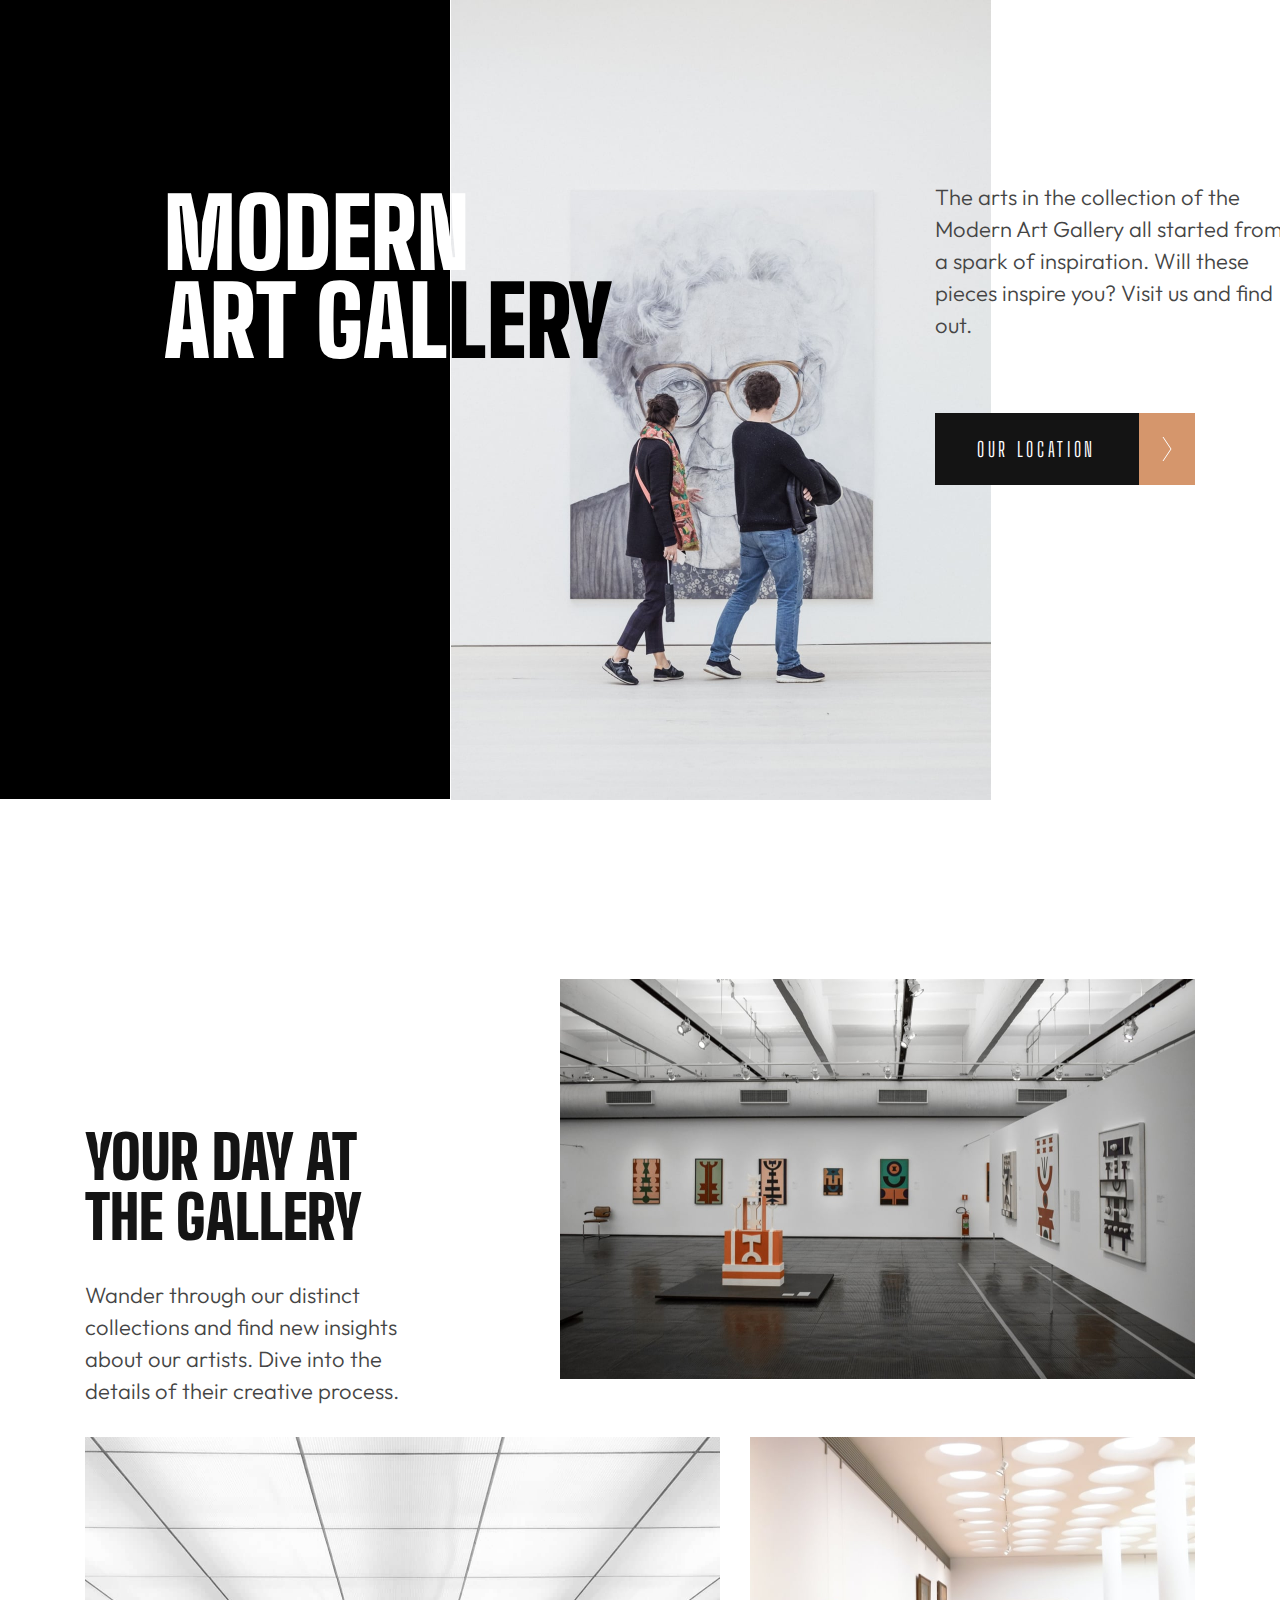
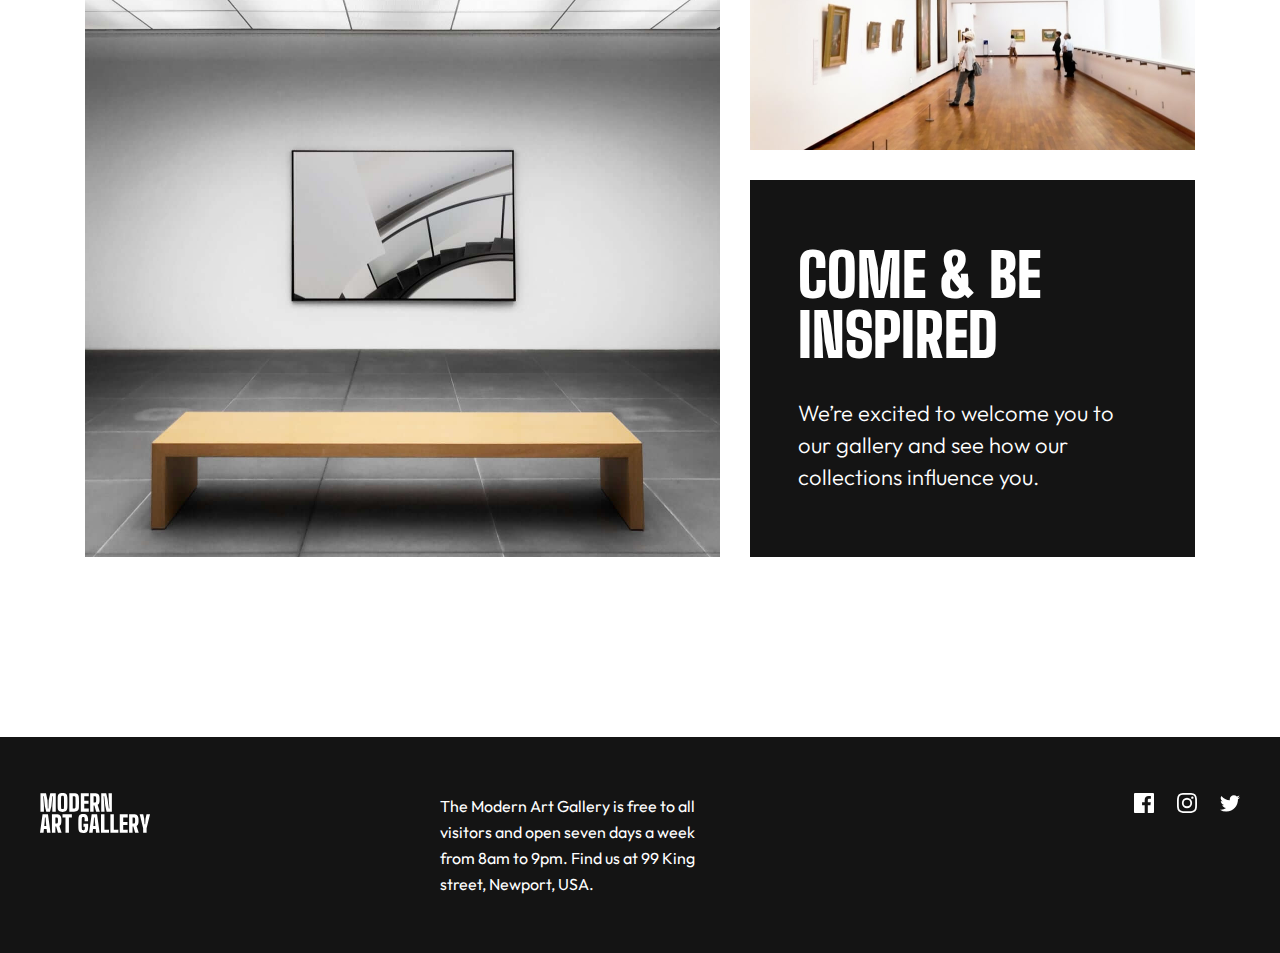
<file: index.html>
<!DOCTYPE html>
<html lang="en">
  <head>
    <meta charset="UTF-8" />
    <meta name="viewport" content="width=device-width, initial-scale=1.0" />
    <title>Frontend Mentor | Art gallery website</title>
    <meta
      name="description"
      content="Explore the intersection of innovation and expression at Modern Art Gallery, where contemporary art meets cutting-edge curation. Our exhibits feature avant-garde artists from around the globe, showcasing a diverse range of mediums and perspectives. Step into a space where each piece is a conversation, and art is an ever-evolving narrative. Located in the heart of the city, Moderna Gallery is a hub for art enthusiasts and collectors alike. Visit us and be part of the dialogue that shapes the art of our times."
    />

    <link rel="stylesheet" href="style.css" />
    <link rel="icon" type="image/png" sizes="32x32" href="./assets/favicon-32x32.png" />
    <link rel="preconnect" href="https://fonts.googleapis.com" />
    <link rel="preconnect" href="https://fonts.gstatic.com" crossorigin />
    <link
      href="https://fonts.googleapis.com/css2?family=Big+Shoulders+Display:wght@900&display=swap"
      rel="stylesheet"
    />
    <link
      href="https://fonts.googleapis.com/css2?family=Outfit:wght@300&display=swap"
      rel="stylesheet"
    />
  </head>
  <body>
    <main>
      <section class="hero">
        <picture>
          <source
            media="(min-width: 1024px)"
            srcset="./assets/desktop/image-hero.jpg 540w, ./assets/desktop/image-hero@2x.jpg 1080w"
          />
          <source
            media="(min-width: 768px) and (max-width: 1023px)"
            srcset="./assets/tablet/image-hero.jpg 437w, ./assets/tablet/image-hero@2x.jpg 700w"
          />
          <img
            src="./assets/mobile/image-hero.jpg"
            srcset="./assets/mobile/image-hero.jpg 375w, ./assets/mobile/image-hero@2x.jpg 750w"
            alt="Two people observing a painting in an art gallery"
            sizes="(max-width: 767px) 100vw"
          />
        </picture>

        <section class="hero__text">
          <h1>
            Modern <span class="h1__subtext">Art Gal<span class="hero__desktop">lery</span></span>
          </h1>
          <p>
            The arts in the collection of the Modern Art Gallery all started from a spark of
            inspiration. Will these pieces inspire you? Visit us and find out.
          </p>
          <a class="button hero__button" href="./location.html"
            >Our location

            <svg
              class="right-arrow__mobile"
              xmlns="http://www.w3.org/2000/svg"
              width="56"
              height="72"
              viewBox="0 0 56 72"
              fill="none"
            >
              <rect class="right-arrow__background" width="56" height="72" fill="#D5966C" />
              <path d="M24 24L32 36L24 48" stroke="white" />
            </svg>
          </a>
        </section>
      </section>

      <section class="container">
        <!-- First Box -->
        <section class="box__one">
          <div class="one__text">
            <h2>Your day at the gallery</h2>
            <p>
              Wander through our distinct collections and find new insights about our artists. Dive
              into the details of their creative process.
            </p>
          </div>
          <picture>
            <source
              media="(min-width: 1024px)"
              srcset="
                ./assets/desktop/image-grid-1.jpg     635w,
                ./assets/desktop/image-grid-1@2x.jpg 1270w
              "
            />
            <source
              media="(min-width: 768px) and (max-width: 1023px)"
              srcset="
                ./assets/tablet/image-grid-1.jpg    398w,
                ./assets/tablet/image-grid-1@2x.jpg 796w
              "
            />
            <img
              src="./assets/mobile/image-grid-1.jpg"
              srcset="
                ./assets/mobile/image-grid-1.jpg    343w,
                ./assets/mobile/image-grid-1@2x.jpg 686w
              "
              alt="An art exhibition displaying ancient tribal art"
              sizes="(max-width: 767px) 100vw"
            />
          </picture>
        </section>

        <!-- Container for Box Two, Three, and Four -->
        <section class="container__two">
          <!-- Second Box -->
          <section class="box__two">
            <picture>
              <source
                media="(min-width: 1024px)"
                srcset="
                  ./assets/desktop/image-grid-2.jpg     635w,
                  ./assets/desktop/image-grid-2@2x.jpg 1270w
                "
              />
              <source
                media="(min-width: 768px) and (max-width: 1023px)"
                srcset="
                  ./assets/tablet/image-grid-2.jpg    398w,
                  ./assets/tablet/image-grid-2@2x.jpg 796w
                "
              />
              <img
                src="./assets/mobile/image-grid-2.jpg"
                srcset="
                  ./assets/mobile/image-grid-2.jpg    343w,
                  ./assets/mobile/image-grid-2@2x.jpg 686w
                "
                alt="A artwork with a wooden chair infront of it"
                sizes="(max-width: 767px) 100vw"
              />
            </picture>
          </section>

          <!-- Third Box -->
          <section class="box__three">
            <picture>
              <source
                media="(min-width: 1024px)"
                srcset="
                  ./assets/desktop/image-grid-3.jpg    445w,
                  ./assets/desktop/image-grid-3@2x.jpg 890w
                "
              />
              <source
                media="(min-width: 768px) and (max-width: 1023px)"
                srcset="
                  ./assets/tablet/image-grid-3.jpg    280w,
                  ./assets/tablet/image-grid-3@2x.jpg 590w
                "
              />
              <img
                src="./assets/mobile/image-grid-3.jpg"
                srcset="
                  ./assets/mobile/image-grid-3.jpg    343w,
                  ./assets/mobile/image-grid-3@2x.jpg 686w
                "
                alt="Various people enjoying the art displayed in one of the art rooms"
                sizes="(max-width: 767px) 100vw"
              />
            </picture>
          </section>

          <!-- Fourth Box -->
          <section class="box__four">
            <div class="four__text">
              <h2>Come & be inspired</h2>
              <p>
                We’re excited to welcome you to our gallery and see how our collections influence
                you.
              </p>
            </div>
          </section>
        </section>
      </section>
    </main>

    <footer>
      <section class="footer__container">
        <section class="footer__image">
          <img src="./assets/logo-light.svg" alt="Modern Art Gallery Logo" />
        </section>
        <section class="footer__text">
          <p>
            The Modern Art Gallery is free to all visitors and open seven days a week from 8am to
            9pm. Find us at 99 King street, Newport, USA.
          </p>
        </section>
        <section class="footer__socials">
          <ul>
            <li>
              <a href="https://facebook.com" aria-label="Modern Art Gallery on Facebook">
                <svg width="20" height="20" xmlns="http://www.w3.org/2000/svg">
                  <path
                    class="active__fill"
                    d="M18.896 0H1.104C.494 0 0 .494 0 1.104v17.793C0 19.506.494 20 1.104 20h9.58v-7.745H8.076V9.237h2.606V7.01c0-2.583 1.578-3.99 3.883-3.99 1.104 0 2.052.082 2.329.119v2.7h-1.598c-1.254 0-1.496.597-1.496 1.47v1.928h2.989l-.39 3.018h-2.6V20h5.098c.608 0 1.102-.494 1.102-1.104V1.104C20 .494 19.506 0 18.896 0Z"
                    fill="#FFF"
                  />
                </svg>
              </a>
            </li>
            <li>
              <a href="https://instagram.com" aria-label="Modern Art Gallery on Instagram">
                <svg width="20" height="20" xmlns="http://www.w3.org/2000/svg">
                  <path
                    class="active__fill"
                    d="M10 1.802c2.67 0 2.987.01 4.042.059 2.71.123 3.975 1.409 4.099 4.099.048 1.054.057 1.37.057 4.04 0 2.672-.01 2.988-.057 4.042-.124 2.687-1.387 3.975-4.1 4.099-1.054.048-1.37.058-4.041.058-2.67 0-2.987-.01-4.04-.058-2.718-.124-3.977-1.416-4.1-4.1-.048-1.054-.058-1.37-.058-4.041 0-2.67.01-2.986.058-4.04.124-2.69 1.387-3.977 4.1-4.1 1.054-.048 1.37-.058 4.04-.058ZM10 0C7.284 0 6.944.012 5.877.06 2.246.227.227 2.242.061 5.877.01 6.944 0 7.284 0 10s.012 3.057.06 4.123c.167 3.632 2.182 5.65 5.817 5.817 1.067.048 1.407.06 4.123.06s3.057-.012 4.123-.06c3.629-.167 5.652-2.182 5.816-5.817.05-1.066.061-1.407.061-4.123s-.012-3.056-.06-4.122C19.777 2.249 17.76.228 14.124.06 13.057.01 12.716 0 10 0Zm0 4.865a5.135 5.135 0 1 0 0 10.27 5.135 5.135 0 0 0 0-10.27Zm0 8.468a3.333 3.333 0 1 1 0-6.666 3.333 3.333 0 0 1 0 6.666Zm5.338-9.87a1.2 1.2 0 1 0 0 2.4 1.2 1.2 0 0 0 0-2.4Z"
                    fill="#FFF"
                  />
                </svg>
              </a>
            </li>
            <li>
              <a href="https://twitter.com/" aria-label="Modern Art Gallery on Twitter">
                <svg width="20" height="17" xmlns="http://www.w3.org/2000/svg">
                  <path
                    class="active__fill"
                    d="M20 2.172a8.192 8.192 0 0 1-2.357.646 4.11 4.11 0 0 0 1.805-2.27 8.22 8.22 0 0 1-2.606.996A4.096 4.096 0 0 0 13.847.248c-2.65 0-4.596 2.472-3.998 5.037A11.648 11.648 0 0 1 1.392 1a4.109 4.109 0 0 0 1.27 5.478 4.086 4.086 0 0 1-1.858-.513c-.045 1.9 1.318 3.679 3.291 4.075a4.113 4.113 0 0 1-1.853.07 4.106 4.106 0 0 0 3.833 2.849A8.25 8.25 0 0 1 0 14.658a11.616 11.616 0 0 0 6.29 1.843c7.618 0 11.923-6.434 11.663-12.205A8.354 8.354 0 0 0 20 2.172Z"
                    fill="#FFF"
                  />
                </svg>
              </a>
            </li>
          </ul>
        </section>
      </section>
    </footer>
  </body>
</html>
</file>
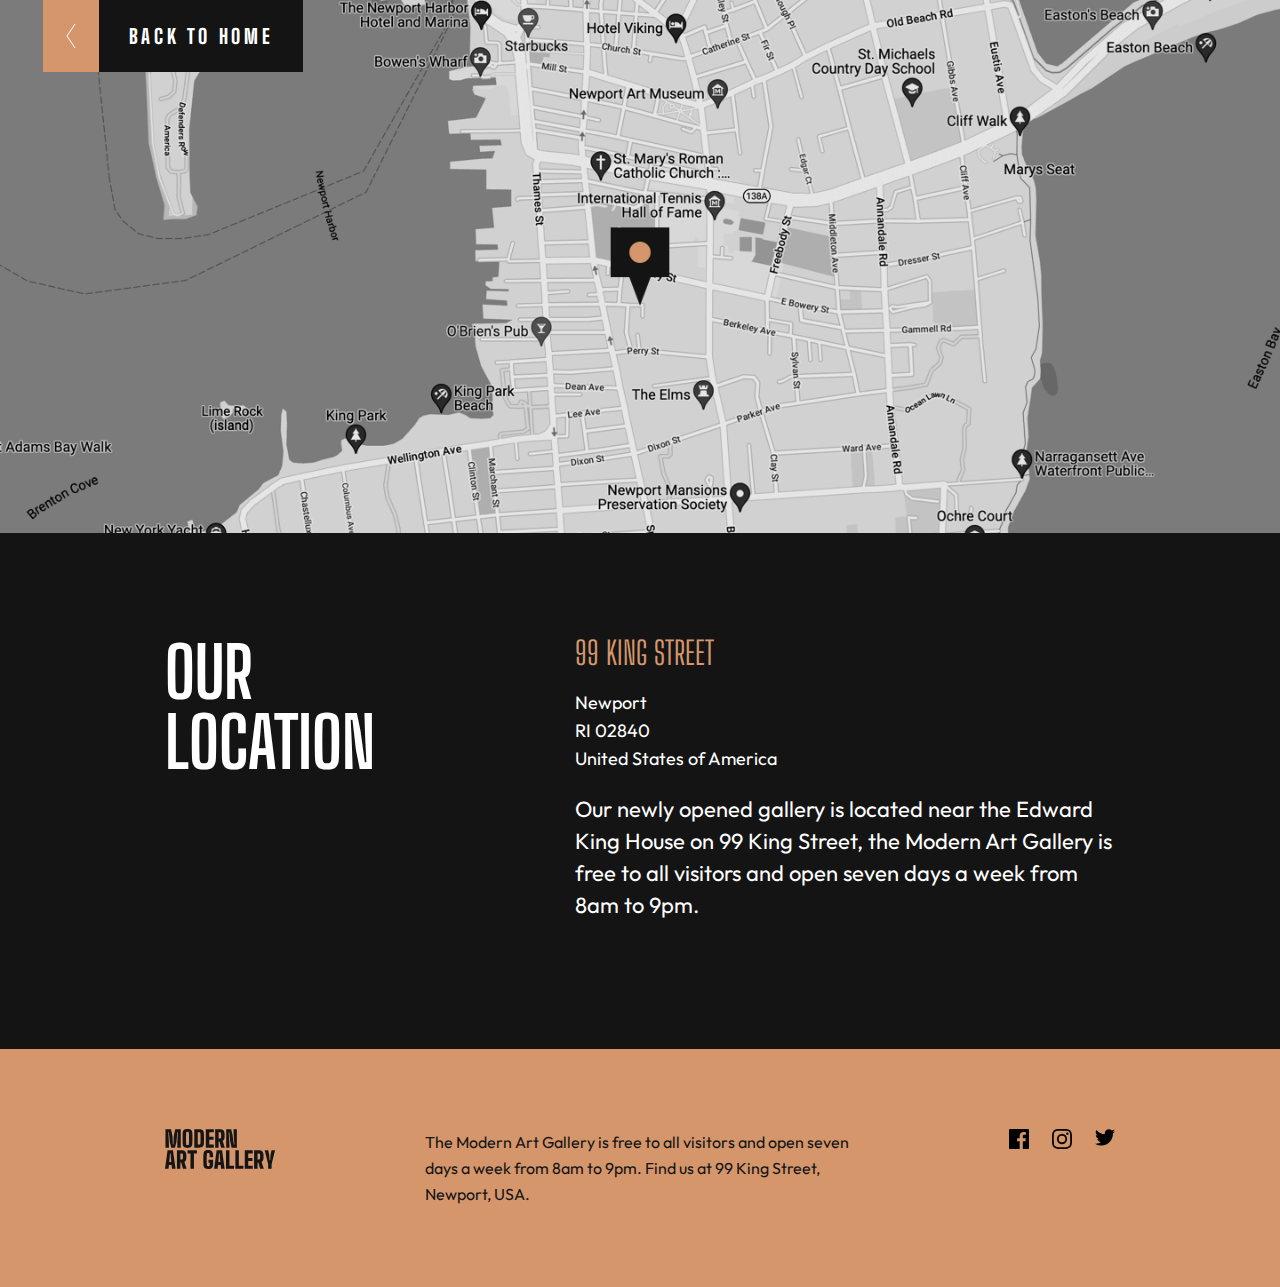
<file: location.html>
<!DOCTYPE html>
<html lang="en">
  <head>
    <meta charset="UTF-8" />
    <meta name="viewport" content="width=device-width, initial-scale=1.0" />
    <title>Frontend Mentor | Art gallery website</title>
    <meta name="description" content="The location of where Modern Art Gallery is" />
    <link rel="stylesheet" href="style.css" />
    <link rel="icon" type="image/png" sizes="32x32" href="./assets/icon-location.svg" />
    <link rel="preconnect" href="https://fonts.googleapis.com" />
    <link rel="preconnect" href="https://fonts.gstatic.com" crossorigin />
    <link
      href="https://fonts.googleapis.com/css2?family=Big+Shoulders+Display:wght@800;900&family=Outfit:wght@300&display=swap"
      rel="stylesheet"
    />
  </head>
  <body>
    <main>
      <section class="location__map">
        <nav aria-label="Back to home">
          <a class="button location__button" href="./index.html"
            >Back to Home
            <svg
              class="left-arrow__mobile"
              xmlns="http://www.w3.org/2000/svg"
              width="56"
              height="72"
              viewBox="0 0 56 72"
              fill="none"
            >
              <rect class="left-arrow__background" width="56" height="72" fill="#D5966C" />
              <path d="M32 48L24 36L32 24" stroke="white" />
            </svg>
          </a>
        </nav>
        <picture>
          <source
            media="(min-width: 1024px)"
            srcset="./assets/desktop/image-map.png 1440w, ./assets/desktop/image-map@2x.png 2880w"
          />
          <source
            media="(min-width: 768px) and (max-width: 1023px)"
            srcset="./assets/tablet/image-map.png 768w, ./assets/tablet/image-map@2x.png 1536w"
          />
          <img
            src="./assets/mobile/image-map.png"
            srcset="./assets/mobile/image-map.png 375w, ./assets/mobile/image-map@2x.png 750w"
            alt="Map location of where Modern Art Gallery is located"
            sizes="(max-width: 767px) 100vw"
          />
        </picture>
      </section>

      <section class="location__address">
        <h2>Our <span class="location__subtext">Location</span></h2>
        <address>
          <div class="address__style">99 King Street</div>
          <div class="address__city">Newport</div>
          <div class="address__state-zip">RI 02840</div>
          <div class="address__country">United States of America</div>
        </address>
        <p>
          Our newly opened gallery is located near the Edward King House on 99 King Street, the
          Modern Art Gallery is free to all visitors and open seven days a week from 8am to 9pm.
        </p>
      </section>
    </main>

    <footer class="location__footer">
      <img src="./assets/logo-dark.svg" alt="Modern Art Gallery Logo" />
      <p>
        The Modern Art Gallery is free to all visitors and open seven days a week from 8am to 9pm.
        Find us at 99 King Street, Newport, USA.
      </p>
      <ul>
        <li>
          <a href="https://facebook.com" aria-label="Modern Art Gallery on Facebook">
            <svg width="20" height="20" xmlns="http://www.w3.org/2000/svg">
              <path
                class="active__landing"
                d="M18.896 0H1.104C.494 0 0 .494 0 1.104v17.793C0 19.506.494 20 1.104 20h9.58v-7.745H8.076V9.237h2.606V7.01c0-2.583 1.578-3.99 3.883-3.99 1.104 0 2.052.082 2.329.119v2.7h-1.598c-1.254 0-1.496.597-1.496 1.47v1.928h2.989l-.39 3.018h-2.6V20h5.098c.608 0 1.102-.494 1.102-1.104V1.104C20 .494 19.506 0 18.896 0Z"
                fill="#000000"
              />
            </svg>
          </a>
        </li>
        <li>
          <a href="https://instagram.com" aria-label="Modern Art Gallery on Instagram">
            <svg width="20" height="20" xmlns="http://www.w3.org/2000/svg">
              <path
                class="active__landing"
                d="M10 1.802c2.67 0 2.987.01 4.042.059 2.71.123 3.975 1.409 4.099 4.099.048 1.054.057 1.37.057 4.04 0 2.672-.01 2.988-.057 4.042-.124 2.687-1.387 3.975-4.1 4.099-1.054.048-1.37.058-4.041.058-2.67 0-2.987-.01-4.04-.058-2.718-.124-3.977-1.416-4.1-4.1-.048-1.054-.058-1.37-.058-4.041 0-2.67.01-2.986.058-4.04.124-2.69 1.387-3.977 4.1-4.1 1.054-.048 1.37-.058 4.04-.058ZM10 0C7.284 0 6.944.012 5.877.06 2.246.227.227 2.242.061 5.877.01 6.944 0 7.284 0 10s.012 3.057.06 4.123c.167 3.632 2.182 5.65 5.817 5.817 1.067.048 1.407.06 4.123.06s3.057-.012 4.123-.06c3.629-.167 5.652-2.182 5.816-5.817.05-1.066.061-1.407.061-4.123s-.012-3.056-.06-4.122C19.777 2.249 17.76.228 14.124.06 13.057.01 12.716 0 10 0Zm0 4.865a5.135 5.135 0 1 0 0 10.27 5.135 5.135 0 0 0 0-10.27Zm0 8.468a3.333 3.333 0 1 1 0-6.666 3.333 3.333 0 0 1 0 6.666Zm5.338-9.87a1.2 1.2 0 1 0 0 2.4 1.2 1.2 0 0 0 0-2.4Z"
                fill="#000000"
              />
            </svg>
          </a>
        </li>
        <li>
          <a href="https://twitter.com/" aria-label="Modern Art Gallery on Twitter">
            <svg width="20" height="17" xmlns="http://www.w3.org/2000/svg">
              <path
                class="active__landing"
                d="M20 2.172a8.192 8.192 0 0 1-2.357.646 4.11 4.11 0 0 0 1.805-2.27 8.22 8.22 0 0 1-2.606.996A4.096 4.096 0 0 0 13.847.248c-2.65 0-4.596 2.472-3.998 5.037A11.648 11.648 0 0 1 1.392 1a4.109 4.109 0 0 0 1.27 5.478 4.086 4.086 0 0 1-1.858-.513c-.045 1.9 1.318 3.679 3.291 4.075a4.113 4.113 0 0 1-1.853.07 4.106 4.106 0 0 0 3.833 2.849A8.25 8.25 0 0 1 0 14.658a11.616 11.616 0 0 0 6.29 1.843c7.618 0 11.923-6.434 11.663-12.205A8.354 8.354 0 0 0 20 2.172Z"
                fill="#000000"
              />
            </svg>
          </a>
        </li>
      </ul>
    </footer>
  </body>
</html>
</file>
<file: style.css>
:root {
  --Gold: hsla(24, 56%, 63%, 1);
  --Almost-Black: hsla(0, 0%, 8%, 1);
  --Dark-Grey: hsl(0, 0%, 27%, 1);
  --White: hsl(0, 0%, 100%, 1);
}

/* CSS Reset */
/* -------------- */
*,
*::before,
*::after {
  box-sizing: border-box;
}

* {
  padding: 0;
  margin: 0;
}

img,
picture,
video,
canvas,
svg {
  display: block;
  max-width: 100%;
}

input,
button,
textarea,
select {
  font: inherit;
}

p,
h1,
h2,
h3,
h4,
h5,
h6 {
  overflow-wrap: break-word;
}

#root,
#__next {
  isolation: isolate;
}

/* Styling */
/* -------------- */
body {
  max-width: 1440px;
  margin: 0 auto;
  font-family: "Outfit", sans-serif;
  font-size: 1.375rem;
  line-height: 2rem;
  -webkit-font-smoothing: antialiased;
}

h1,
h2 {
  font-family: "Big Shoulders Display", sans-serif;
  text-transform: uppercase;
}

h1 {
  font-size: 3.75rem;
  line-height: 3.4375rem;
}

h2 {
  font-size: 3.125rem;
  line-height: 2.8125rem;
}

.button {
  display: block;
  width: 204px;
  height: 72px;
  background-color: var(--Black);
  border: 1px solid var(--Brown);
  text-decoration: none;
}

/* Hero */
/* -------------- */
.hero h1 {
  width: 283px;
  margin: 32px 16px;
  color: var(--Almost-Black, #151515);
  font-family: "Big Shoulders Display", sans-serif;
  text-transform: uppercase;
}

.hero p {
  margin: 32px 16px;
  color: var(--Dark-Grey, #444);
  font-family: "Outfit", sans-serif;
  font-size: 18px;
  font-style: normal;
  font-weight: 300;
  line-height: 28px;
}

.hero__button {
  position: relative;
  margin: 32px 16px;
  margin-bottom: 0;
  display: flex;
  justify-content: center;
  align-items: center;
  background-color: var(--Almost-Black);
  color: var(--White);
  font-family: "Big Shoulders Display", sans-serif;
  font-size: 20px;
  letter-spacing: 3.636px;
  text-transform: uppercase;
}

.hero__button:active {
  background-color: var(--Gold);
  color: var(--White);
}

.right-arrow__mobile {
  position: absolute;
  right: -56px;
}

.right-arrow__background:active {
  fill: #000000;
  color: black;
}

/* Container */
/* -------------- */
.container {
  margin: 0 16px;
}

.container img {
  width: 100%;
}

.container h2 {
  margin-top: 25px;
  margin-bottom: 21px;
  color: var(--Almost-Black, #151515);
  text-transform: uppercase;
}

.h2__subtext {
  display: block;
}

.container p {
  color: var(--Dark-Grey, #444);
  font-family: "Outfit", sans-serif;
  font-size: 18px;
  line-height: 28px;
}

.box__one {
  display: grid;
}

.box__one picture {
  grid-row: 1;
  margin-top: 120px;
}

.box__three {
  margin-top: 16px;
}

.box__two img {
  margin-top: 32px;
}

.box__four {
  background-color: var(--Almost-Black);
  padding: 48px 24px 47px;
  margin-top: 16px;
}

.box__four h2 {
  color: var(--White, #fff);
  text-transform: uppercase;
}

.box__four p {
  margin-top: 24px;
  color: var(--White, #fff);
  font-family: Outfit;
  font-size: 18px;
  font-weight: 300;
  line-height: 28px;
  width: 295px;
}

/* Footer */
/* -------------- */
footer {
  background-color: var(--Almost-Black);
  padding: 48px 32px;
  margin-top: 120px;
}

footer p {
  margin: 38px 0;
  color: var(--White, #fff);
  font-family: "Outfit", sans-serif;
  font-size: 16px;
  line-height: 26px;
}

footer ul {
  display: flex;
  align-items: center;
  gap: 23px;
  list-style: none;
  margin-bottom: 0;
}

/* LOCATION PAGE */
/* -------------- */

/* Map */
/* -------------- */
.location__map {
  position: relative;
}

.location__button {
  position: absolute;
  left: 56px;
  display: flex;
  align-items: center;
  justify-content: center;
  background-color: var(--Almost-Black);
  color: var(--White);
  font-family: "Big Shoulders Display", sans-serif;
  font-weight: 800;
  font-size: 1.25rem;
  letter-spacing: 3.636px;
  text-transform: uppercase;
}

.left-arrow__mobile {
  position: absolute;
  left: -56px;
}

/* Address */
/* -------------- */
.location__address {
  background-color: var(--Almost-Black);
  color: var(--White);
  padding: 48px 16px 56px;
  font-size: 1.125rem;
  line-height: 1.75rem;
}

address {
  font-style: normal;
}

.address__style {
  margin-top: 48px;
  color: var(--Gold);
  font-family: "Big Shoulders Display", sans-serif;
  font-size: 2rem;
  line-height: 2rem;
  text-transform: uppercase;
}

.address__city {
  margin-top: 20px;
}

.address__country {
  margin-bottom: 20px;
}

/* Footer */
/* -------------- */
.location__footer {
  margin-top: 0;
  background-color: var(--Gold);
}

.location__footer p {
  color: var(--Almost-Black);
}

@media screen and (min-width: 320px) {
}

/* Tablet Viewport */
/* -------------- */
@media screen and (min-width: 768px) {
  .hero__text {
    display: flex;
    flex-direction: column;
    justify-content: center;
    align-items: flex-end;
    gap: 48px;
    margin: 145px 40px 0 389px;
  }

  .hero h1 {
    color: var(--Almost-Black, #151515);
    font-family: Big Shoulders Display;
    font-size: 4.375rem;
    font-weight: 900;
    line-height: 65px; /* 92.857% */
    text-transform: uppercase;
  }

  .h1__subtext {
    display: block;
    width: 118%;
  }

  .hero p {
    width: 339px;
  }

  .hero a {
    right: 135px;
  }

  .hero h1,
  .hero p,
  .hero a {
    margin: 0;
  }

  section.hero .hero__text h1 {
    margin-right: 55px;
  }

  .hero picture img {
    width: 437px;
    position: absolute;
    z-index: -1;
    top: 0;
  }

  .container {
    display: grid;
    margin: 120px auto;
    max-width: calc(100% - 80px);
  }

  .container h2 {
    margin-top: 0;
  }

  /* Container for
- Box One
- Box Two
- Box Three
*/
  /* ---------- */
  .container__two {
    display: grid;
    grid-template-columns: repeat(2, 1fr);
    grid-template-rows: 126px 200px;
    gap: 11px;
  }

  /* First Box */
  /* ------------ */
  .box__one {
    display: flex;
    justify-content: space-between;
    margin-bottom: 11px;
  }

  .box__one picture {
    width: 398px;
    height: 400px;
  }

  .one__text {
    display: flex;
    flex-direction: column;
    justify-content: center;
    gap: 24px;
    width: 223px;
    margin-top: 88px;
  }

  .one__text h2 {
    color: var(--Almost-Black, #151515);
    font-family: Big Shoulders Display;
    font-size: 50px;
    font-style: normal;
    font-weight: 900;
    line-height: 45px; /* 90% */
    text-transform: uppercase;
  }

  .one__text p {
    color: var(--Dark-Grey, #444);
    font-family: Outfit;
    font-size: 18px;
    font-style: normal;
    font-weight: 300;
    line-height: 28px; /* 155.556% */
  }

  /* Second Box */
  /* ------------ */
  .box__two picture {
    width: 398px;
    height: 720px;
  }

  .box__two img {
    margin-top: 0;
  }

  /* Second Box */
  /* ------------ */
  .box__three {
    margin-top: 0;
  }

  /* Fourth Box */
  /* ------------ */
  .box__four {
    grid-row: 3;
    grid-column: 2;
    margin-top: 0;
    padding: 0;
  }

  .four__text {
    display: flex;
    flex-direction: column;
    justify-content: center;
    align-items: flex-start;
    gap: 0;
    width: 280px;
    padding: 62px 29px;
    background: var(--Almost-Black, #151515);
    color: white;
  }

  .four__text h2 {
    font-family: Big Shoulders Display;
    font-size: 50px;
    font-style: normal;
    font-weight: 900;
    line-height: 45px; /* 90% */
    text-transform: uppercase;
  }

  .four__text p {
    font-family: Outfit;
    font-size: 18px;
    font-style: normal;
    font-weight: 300;
    line-height: 28px; /* 155.556% */
    width: 223px;
  }

  /* Footer */
  /* -------------- */
  footer {
    padding: 56px 40px;
  }

  .footer__container {
    display: grid;
    grid-template-columns: repeat(3, 1fr);
  }

  footer p {
    margin: 0;
    width: 281px;
  }

  .footer__socials {
    justify-self: flex-end;
  }

  .active__fill:active {
    fill: var(--Gold);
  }

  /* Location page */
  /* -------------- */
  .location__map picture img {
    width: 1262.19px;
  }

  .location__button {
    left: 99px;
  }

  .location__address {
    display: grid;
    grid-template-columns: repeat(2, 1fr);
    padding: 88px 40px 80px 39px;
  }

  .location__address h2 {
    width: 223px;
  }

  .location__address address {
    margin-top: 0;
  }

  .address__style {
    margin-top: 0;
  }

  .location__address p {
    grid-column: 2;
    width: 398px;
  }

  .location__footer {
    display: grid;
    grid-template-columns: repeat(3, 1fr);
  }

  .location__footer ul {
    align-items: flex-start;
    justify-self: flex-end;
  }

  .location__footer p {
    width: 281px;
  }
}

/* Desktop Viewport */
/* -------------- */
@media screen and (min-width: 1024px) {
  .hero {
    background-color: black;
    width: 450px;
    height: 799px;
  }

  .hero__text {
    display: grid;
    grid-template-columns: repeat(2, 1fr);
    padding-top: 189px;
    padding-left: 655px;
    margin: 0;
  }

  .hero__text h1 {
    position: relative;
    color: var(--White, #fff);
    font-size: 96px;
    line-height: 88px;
    text-transform: uppercase;
    width: 514px;
  }

  section.hero .hero__text h1 {
    margin-right: 71px;
  }

  .hero__desktop {
    color: black;
  }

  .hero p {
    position: relative;
    bottom: 24px;
    left: 138px;
    width: 350px;
    font-size: 22px;
    line-height: 32px;
  }

  .hero a {
    right: 0;
    left: 138px;
    grid-column: 2 / -1;
  }

  .hero picture img {
    width: 540px;
    left: 451px;
  }

  /* Container */
  /* ------------ */
  .container {
    display: grid;
    width: 1110px;
    margin: 180px auto;
    max-width: calc(100% - 165px);
  }

  .container h2 {
    margin-top: 60px;
    margin-bottom: 0;
    width: 350px;
    font-size: 60px;
    line-height: 60px;
  }

  .container__two {
    margin-top: 30px;
    gap: 30px;
  }

  .box__one {
    margin-bottom: 0;
  }

  .box__one picture {
    margin-top: 0;
    width: 635px;
  }

  .box__two picture {
    width: 635px;
  }

  .box__three picture {
    width: 445px;
  }

  .box__four {
    margin-top: -43px;
  }

  .one__text {
    justify-content: flex-start;
    gap: 32px;
  }

  .one__text p {
    width: 350px;
    font-size: 22px;
    line-height: 32px;
  }

  .four__text {
    padding-top: 65px;
    padding-bottom: 64px;
    padding-right: 47px;
    padding-left: 48px;
    width: 350px;
  }

  .four__text h2 {
    margin-top: 0;
  }

  .four__text p {
    width: 350px;
    font-size: 22px;
    line-height: 32px;
    margin-top: 32px;
  }

  /* Location page */
  .location__map picture img {
    width: 1440.901px;
  }

  .location__address {
    padding: 104px 165px 128px 165px;
  }

  .location__address h2 {
    font-size: 70px;
    line-height: 70px;
    width: 350px;
  }

  .location__subtext {
    display: block;
  }

  .location__address p {
    width: 540px;
    font-size: 22px;
    line-height: 32px;
  }

  .location__footer {
    padding: 80px 165px 80px 165px;
  }

  .location__footer p {
    width: 430px;
  }

  .active__landing:active {
    fill: var(--White);
  }

  .location__button:active {
    background-color: var(--Gold);
    color: var(--White);
  }

  .left-arrow__background:active {
    fill: #151515;
  }
}
</file>
